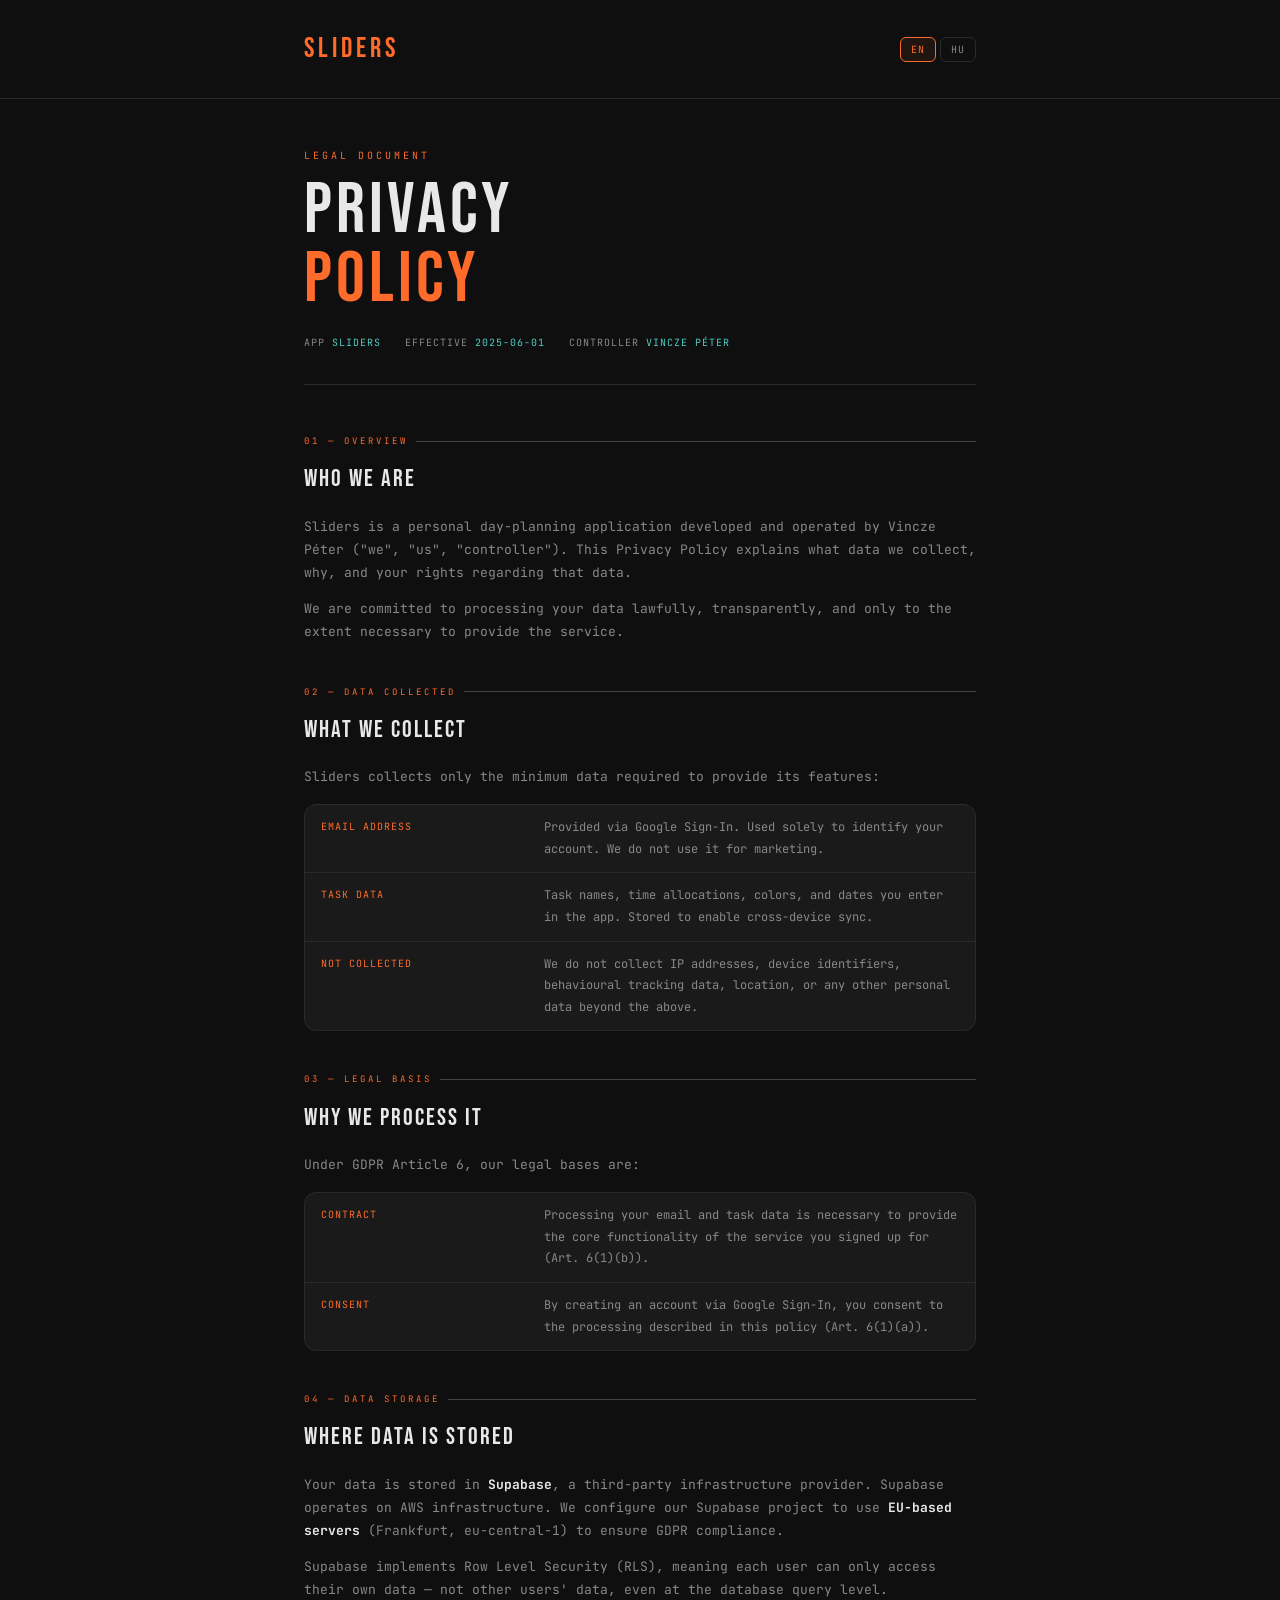
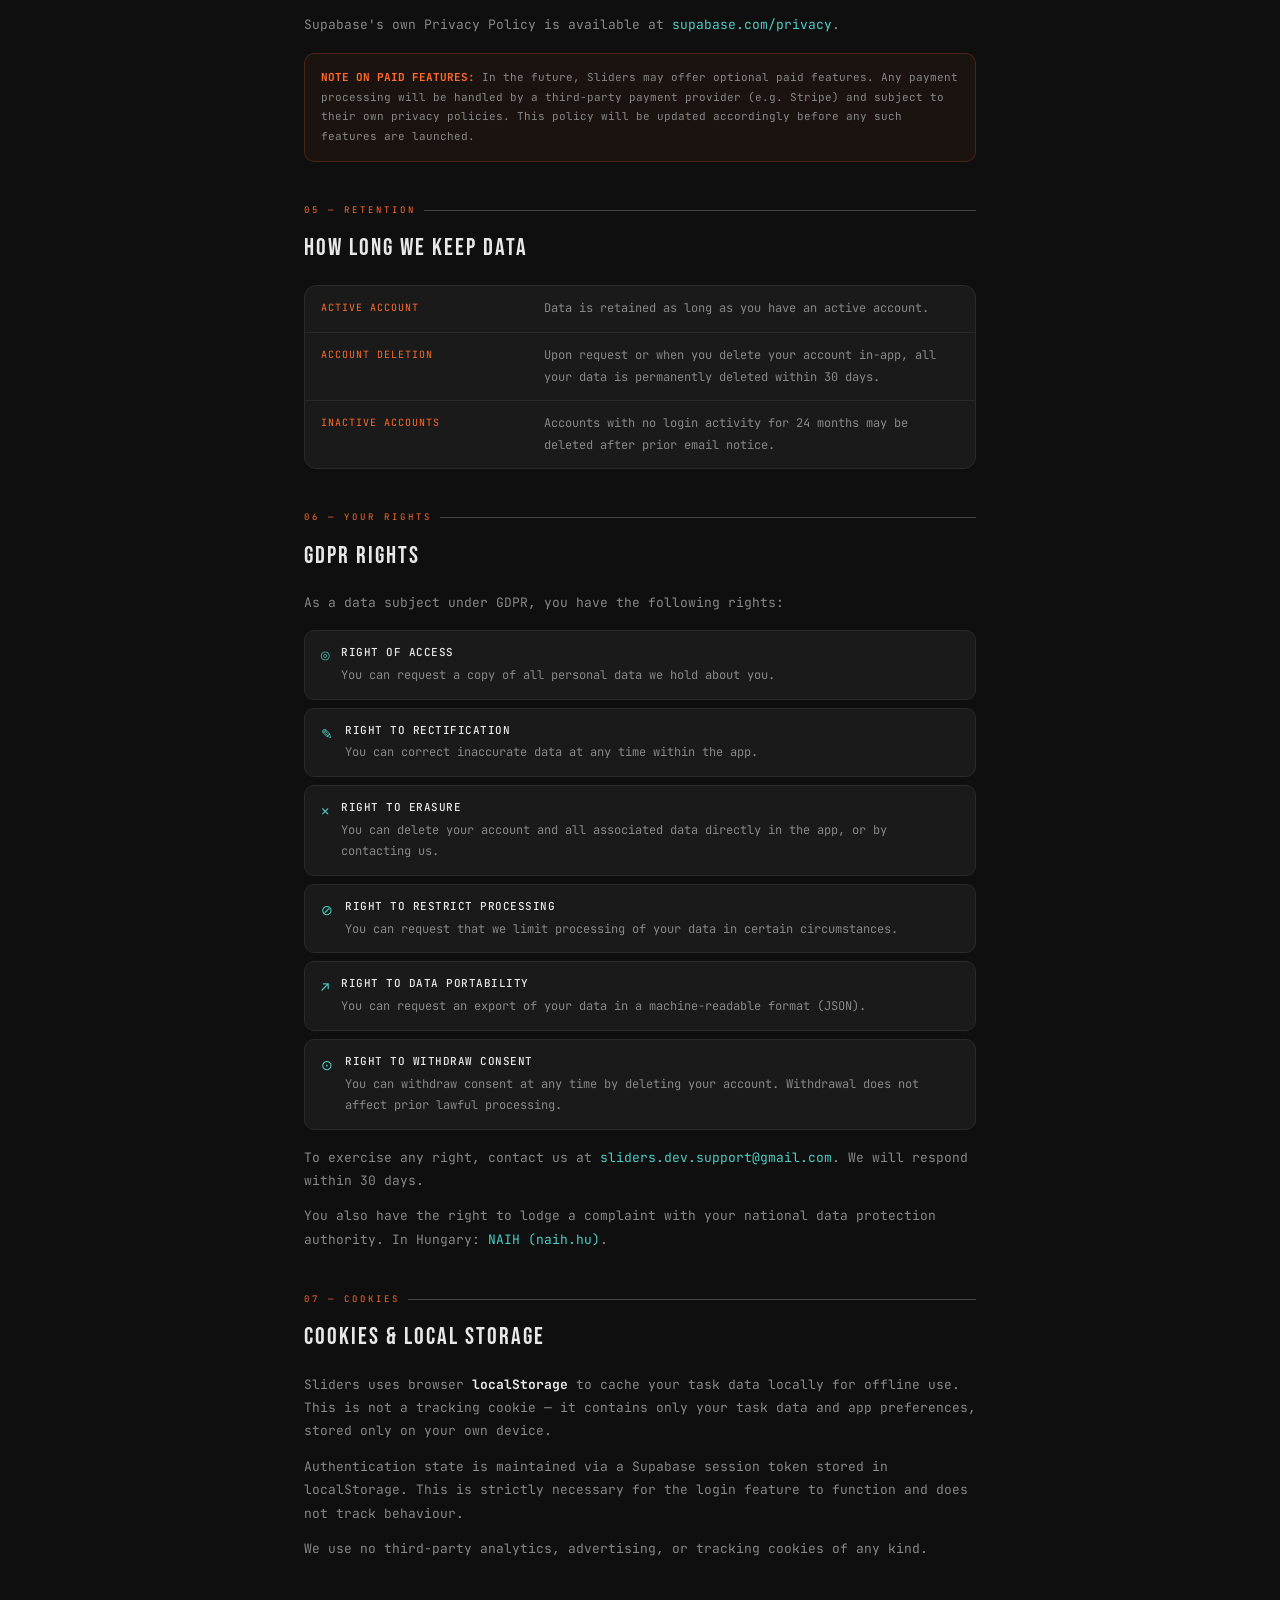
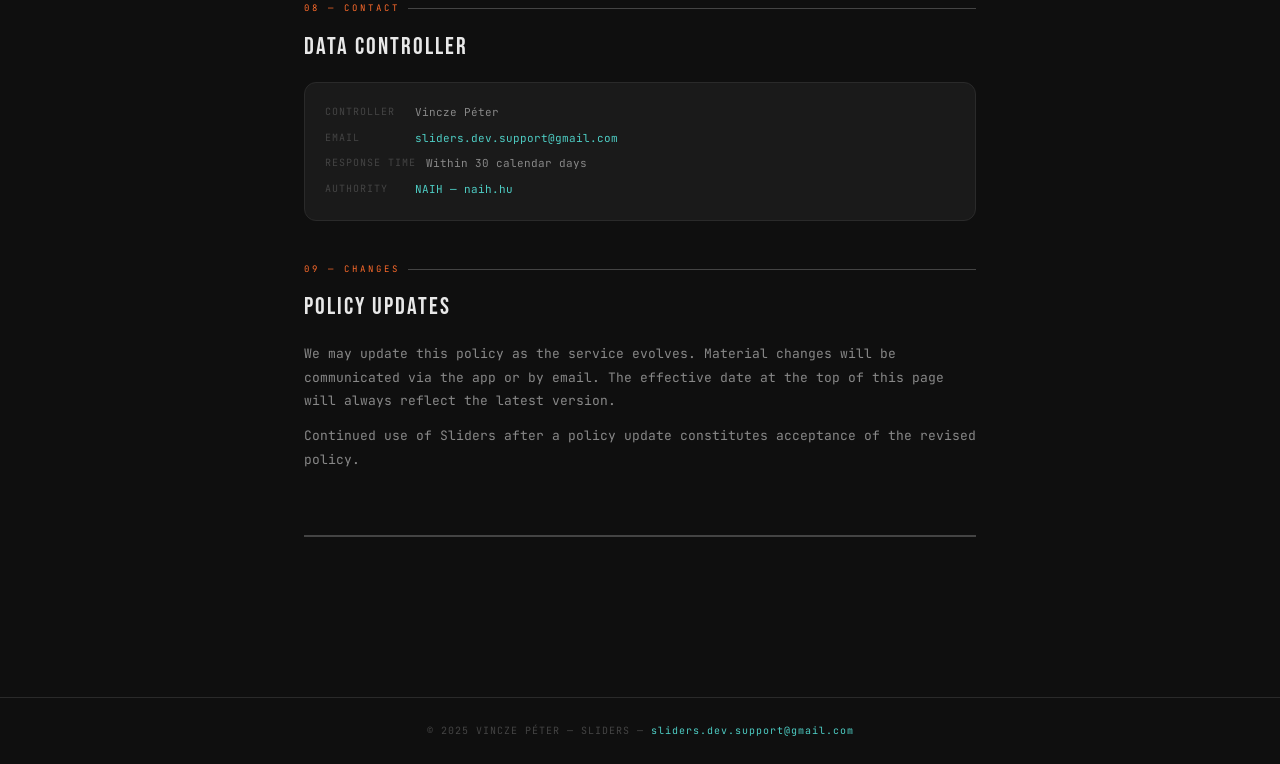
<file: privacy.html>
<!DOCTYPE html>
<html lang="en">
<head>
  <meta charset="UTF-8"/>
  <meta name="viewport" content="width=device-width, initial-scale=1.0"/>
  <title>Privacy Policy — Sliders</title>
  <link rel="preconnect" href="https://fonts.googleapis.com"/>
  <link href="https://fonts.googleapis.com/css2?family=Bebas+Neue&family=JetBrains+Mono:wght@300;400;500&display=swap" rel="stylesheet"/>
  <style>
    :root {
      --bg: #0f0f0f;
      --bg-card: #1a1a1a;
      --border: #2a2a2a;
      --orange: #FF6B2B;
      --teal: #4ECDC4;
      --text: #e8e8e8;
      --muted: #888;
      --faint: #444;
    }
    * { box-sizing: border-box; margin: 0; padding: 0; }
    body {
      background: var(--bg);
      color: var(--text);
      font-family: 'JetBrains Mono', monospace;
      font-size: 13px;
      line-height: 1.8;
      min-height: 100vh;
    }

    /* ── Header ── */
    header {
      border-bottom: 1px solid var(--border);
      padding: 24px 0;
      position: sticky;
      top: 0;
      background: var(--bg);
      z-index: 10;
    }
    .header-inner {
      max-width: 720px;
      margin: 0 auto;
      padding: 0 24px;
      display: flex;
      align-items: center;
      justify-content: space-between;
    }
    .logo {
      font-family: 'Bebas Neue', sans-serif;
      font-size: 28px;
      letter-spacing: 4px;
      color: var(--orange);
      text-decoration: none;
    }
    .lang-toggle {
      display: flex;
      gap: 4px;
    }
    .lang-btn {
      background: none;
      border: 1px solid var(--border);
      border-radius: 6px;
      padding: 5px 10px;
      color: var(--muted);
      font-family: 'JetBrains Mono', monospace;
      font-size: 10px;
      letter-spacing: 1px;
      cursor: pointer;
      transition: all 0.15s;
    }
    .lang-btn.active {
      border-color: var(--orange);
      color: var(--orange);
      background: #FF6B2B11;
    }

    /* ── Main ── */
    main {
      max-width: 720px;
      margin: 0 auto;
      padding: 48px 24px 96px;
    }

    /* ── Hero ── */
    .hero {
      margin-bottom: 48px;
      padding-bottom: 32px;
      border-bottom: 1px solid var(--border);
    }
    .hero-eyebrow {
      font-size: 10px;
      letter-spacing: 3px;
      color: var(--orange);
      margin-bottom: 12px;
    }
    .hero-title {
      font-family: 'Bebas Neue', sans-serif;
      font-size: clamp(42px, 8vw, 72px);
      letter-spacing: 4px;
      color: var(--text);
      line-height: 0.95;
      margin-bottom: 20px;
    }
    .hero-title span { color: var(--orange); }
    .hero-meta {
      display: flex;
      gap: 24px;
      flex-wrap: wrap;
    }
    .meta-item {
      font-size: 10px;
      letter-spacing: 1px;
      color: var(--muted);
    }
    .meta-item strong { color: var(--teal); font-weight: 400; }

    /* ── Section ── */
    section {
      margin-bottom: 40px;
    }
    .section-label {
      font-size: 9px;
      letter-spacing: 3px;
      color: var(--orange);
      margin-bottom: 8px;
      display: flex;
      align-items: center;
      gap: 8px;
    }
    .section-label::after {
      content: '';
      flex: 1;
      height: 1px;
      background: var(--faint);
    }
    h2 {
      font-family: 'Bebas Neue', sans-serif;
      font-size: 24px;
      letter-spacing: 2px;
      color: var(--text);
      margin-bottom: 14px;
      font-weight: 400;
    }
    p {
      color: var(--muted);
      margin-bottom: 12px;
    }
    p:last-child { margin-bottom: 0; }
    a { color: var(--teal); text-decoration: none; }
    a:hover { text-decoration: underline; }

    /* ── Data table ── */
    .data-table {
      background: var(--bg-card);
      border: 1px solid var(--border);
      border-radius: 12px;
      overflow: hidden;
      margin: 16px 0;
    }
    .data-row {
      display: grid;
      grid-template-columns: 1fr 2fr;
      border-bottom: 1px solid var(--border);
      padding: 12px 16px;
      gap: 16px;
      align-items: start;
    }
    .data-row:last-child { border-bottom: none; }
    .data-key {
      font-size: 10px;
      letter-spacing: 1px;
      color: var(--orange);
      padding-top: 1px;
    }
    .data-val {
      color: var(--muted);
      font-size: 12px;
    }

    /* ── Rights list ── */
    .rights-list {
      display: flex;
      flex-direction: column;
      gap: 8px;
      margin: 16px 0;
    }
    .right-item {
      background: var(--bg-card);
      border: 1px solid var(--border);
      border-radius: 10px;
      padding: 12px 16px;
      display: flex;
      gap: 12px;
      align-items: flex-start;
    }
    .right-icon {
      color: var(--teal);
      font-size: 14px;
      flex-shrink: 0;
      margin-top: 1px;
    }
    .right-text { font-size: 12px; color: var(--muted); }
    .right-text strong { color: var(--text); font-weight: 500; display: block; margin-bottom: 2px; font-size: 11px; letter-spacing: 0.5px; }

    /* ── Contact card ── */
    .contact-card {
      background: var(--bg-card);
      border: 1px solid var(--border);
      border-radius: 12px;
      padding: 20px;
      display: flex;
      flex-direction: column;
      gap: 6px;
    }
    .contact-line {
      font-size: 11px;
      color: var(--muted);
      display: flex;
      gap: 10px;
    }
    .contact-line span:first-child {
      color: var(--faint);
      font-size: 10px;
      letter-spacing: 1px;
      min-width: 80px;
    }

    /* ── Notice bar ── */
    .notice {
      background: #FF6B2B0d;
      border: 1px solid #FF6B2B33;
      border-radius: 10px;
      padding: 14px 16px;
      font-size: 11px;
      color: var(--muted);
      margin: 16px 0;
    }
    .notice strong { color: var(--orange); }

    /* ── Divider ── */
    .lang-divider {
      border: none;
      border-top: 2px solid var(--faint);
      margin: 64px 0;
      position: relative;
    }
    .lang-divider::after {
      content: 'MAGYAR / HUNGARIAN';
      position: absolute;
      top: -9px;
      left: 50%;
      transform: translateX(-50%);
      background: var(--bg);
      padding: 0 16px;
      font-size: 9px;
      letter-spacing: 3px;
      color: var(--teal);
      font-family: 'JetBrains Mono', monospace;
    }

    /* ── Footer ── */
    footer {
      border-top: 1px solid var(--border);
      padding: 24px;
      text-align: center;
      font-size: 10px;
      color: var(--faint);
      letter-spacing: 1px;
    }

    /* ── Lang sections ── */
    .lang-section { display: block; }
    .lang-section.hidden { display: none; }

    @media (max-width: 600px) {
      .data-row { grid-template-columns: 1fr; gap: 4px; }
      .hero-meta { gap: 16px; }
    }
  </style>
</head>
<body>

<header>
  <div class="header-inner">
    <a href="/" class="logo">SLIDERS</a>
    <div class="lang-toggle">
      <button class="lang-btn active" onclick="setLang('en')" id="btn-en">EN</button>
      <button class="lang-btn" onclick="setLang('hu')" id="btn-hu">HU</button>
    </div>
  </div>
</header>

<main>

  <!-- ══════════════════════════════════════════════ -->
  <!-- ENGLISH -->
  <!-- ══════════════════════════════════════════════ -->

  <div class="lang-section" id="lang-en">

    <div class="hero">
      <div class="hero-eyebrow">LEGAL DOCUMENT</div>
      <div class="hero-title">PRIVACY<br><span>POLICY</span></div>
      <div class="hero-meta">
        <div class="meta-item">APP <strong>SLIDERS</strong></div>
        <div class="meta-item">EFFECTIVE <strong>2025-06-01</strong></div>
        <div class="meta-item">CONTROLLER <strong>VINCZE PÉTER</strong></div>
      </div>
    </div>

    <section>
      <div class="section-label">01 — OVERVIEW</div>
      <h2>WHO WE ARE</h2>
      <p>Sliders is a personal day-planning application developed and operated by Vincze Péter ("we", "us", "controller"). This Privacy Policy explains what data we collect, why, and your rights regarding that data.</p>
      <p>We are committed to processing your data lawfully, transparently, and only to the extent necessary to provide the service.</p>
    </section>

    <section>
      <div class="section-label">02 — DATA COLLECTED</div>
      <h2>WHAT WE COLLECT</h2>
      <p>Sliders collects only the minimum data required to provide its features:</p>
      <div class="data-table">
        <div class="data-row">
          <div class="data-key">EMAIL ADDRESS</div>
          <div class="data-val">Provided via Google Sign-In. Used solely to identify your account. We do not use it for marketing.</div>
        </div>
        <div class="data-row">
          <div class="data-key">TASK DATA</div>
          <div class="data-val">Task names, time allocations, colors, and dates you enter in the app. Stored to enable cross-device sync.</div>
        </div>
        <div class="data-row">
          <div class="data-key">NOT COLLECTED</div>
          <div class="data-val">We do not collect IP addresses, device identifiers, behavioural tracking data, location, or any other personal data beyond the above.</div>
        </div>
      </div>
    </section>

    <section>
      <div class="section-label">03 — LEGAL BASIS</div>
      <h2>WHY WE PROCESS IT</h2>
      <p>Under GDPR Article 6, our legal bases are:</p>
      <div class="data-table">
        <div class="data-row">
          <div class="data-key">CONTRACT</div>
          <div class="data-val">Processing your email and task data is necessary to provide the core functionality of the service you signed up for (Art. 6(1)(b)).</div>
        </div>
        <div class="data-row">
          <div class="data-key">CONSENT</div>
          <div class="data-val">By creating an account via Google Sign-In, you consent to the processing described in this policy (Art. 6(1)(a)).</div>
        </div>
      </div>
    </section>

    <section>
      <div class="section-label">04 — DATA STORAGE</div>
      <h2>WHERE DATA IS STORED</h2>
      <p>Your data is stored in <strong style="color:#e8e8e8">Supabase</strong>, a third-party infrastructure provider. Supabase operates on AWS infrastructure. We configure our Supabase project to use <strong style="color:#e8e8e8">EU-based servers</strong> (Frankfurt, eu-central-1) to ensure GDPR compliance.</p>
      <p>Supabase implements Row Level Security (RLS), meaning each user can only access their own data — not other users' data, even at the database query level.</p>
      <p>Supabase's own Privacy Policy is available at <a href="https://supabase.com/privacy" target="_blank">supabase.com/privacy</a>.</p>
      <div class="notice">
        <strong>NOTE ON PAID FEATURES:</strong> In the future, Sliders may offer optional paid features. Any payment processing will be handled by a third-party payment provider (e.g. Stripe) and subject to their own privacy policies. This policy will be updated accordingly before any such features are launched.
      </div>
    </section>

    <section>
      <div class="section-label">05 — RETENTION</div>
      <h2>HOW LONG WE KEEP DATA</h2>
      <div class="data-table">
        <div class="data-row">
          <div class="data-key">ACTIVE ACCOUNT</div>
          <div class="data-val">Data is retained as long as you have an active account.</div>
        </div>
        <div class="data-row">
          <div class="data-key">ACCOUNT DELETION</div>
          <div class="data-val">Upon request or when you delete your account in-app, all your data is permanently deleted within 30 days.</div>
        </div>
        <div class="data-row">
          <div class="data-key">INACTIVE ACCOUNTS</div>
          <div class="data-val">Accounts with no login activity for 24 months may be deleted after prior email notice.</div>
        </div>
      </div>
    </section>

    <section>
      <div class="section-label">06 — YOUR RIGHTS</div>
      <h2>GDPR RIGHTS</h2>
      <p>As a data subject under GDPR, you have the following rights:</p>
      <div class="rights-list">
        <div class="right-item">
          <div class="right-icon">◎</div>
          <div class="right-text"><strong>RIGHT OF ACCESS</strong>You can request a copy of all personal data we hold about you.</div>
        </div>
        <div class="right-item">
          <div class="right-icon">✎</div>
          <div class="right-text"><strong>RIGHT TO RECTIFICATION</strong>You can correct inaccurate data at any time within the app.</div>
        </div>
        <div class="right-item">
          <div class="right-icon">✕</div>
          <div class="right-text"><strong>RIGHT TO ERASURE</strong>You can delete your account and all associated data directly in the app, or by contacting us.</div>
        </div>
        <div class="right-item">
          <div class="right-icon">⊘</div>
          <div class="right-text"><strong>RIGHT TO RESTRICT PROCESSING</strong>You can request that we limit processing of your data in certain circumstances.</div>
        </div>
        <div class="right-item">
          <div class="right-icon">↗</div>
          <div class="right-text"><strong>RIGHT TO DATA PORTABILITY</strong>You can request an export of your data in a machine-readable format (JSON).</div>
        </div>
        <div class="right-item">
          <div class="right-icon">⊙</div>
          <div class="right-text"><strong>RIGHT TO WITHDRAW CONSENT</strong>You can withdraw consent at any time by deleting your account. Withdrawal does not affect prior lawful processing.</div>
        </div>
      </div>
      <p>To exercise any right, contact us at <a href="mailto:sliders.dev.support@gmail.com">sliders.dev.support@gmail.com</a>. We will respond within 30 days.</p>
      <p>You also have the right to lodge a complaint with your national data protection authority. In Hungary: <a href="https://naih.hu" target="_blank">NAIH (naih.hu)</a>.</p>
    </section>

    <section>
      <div class="section-label">07 — COOKIES</div>
      <h2>COOKIES &amp; LOCAL STORAGE</h2>
      <p>Sliders uses browser <strong style="color:#e8e8e8">localStorage</strong> to cache your task data locally for offline use. This is not a tracking cookie — it contains only your task data and app preferences, stored only on your own device.</p>
      <p>Authentication state is maintained via a Supabase session token stored in localStorage. This is strictly necessary for the login feature to function and does not track behaviour.</p>
      <p>We use no third-party analytics, advertising, or tracking cookies of any kind.</p>
    </section>

    <section>
      <div class="section-label">08 — CONTACT</div>
      <h2>DATA CONTROLLER</h2>
      <div class="contact-card">
        <div class="contact-line"><span>CONTROLLER</span> Vincze Péter</div>
        <div class="contact-line"><span>EMAIL</span> <a href="mailto:sliders.dev.support@gmail.com">sliders.dev.support@gmail.com</a></div>
        <div class="contact-line"><span>RESPONSE TIME</span> Within 30 calendar days</div>
        <div class="contact-line"><span>AUTHORITY</span> <a href="https://naih.hu" target="_blank">NAIH — naih.hu</a></div>
      </div>
    </section>

    <section>
      <div class="section-label">09 — CHANGES</div>
      <h2>POLICY UPDATES</h2>
      <p>We may update this policy as the service evolves. Material changes will be communicated via the app or by email. The effective date at the top of this page will always reflect the latest version.</p>
      <p>Continued use of Sliders after a policy update constitutes acceptance of the revised policy.</p>
    </section>

  </div><!-- /lang-en -->

  <hr class="lang-divider"/>

  <!-- ══════════════════════════════════════════════ -->
  <!-- HUNGARIAN -->
  <!-- ══════════════════════════════════════════════ -->

  <div class="lang-section hidden" id="lang-hu">

    <div class="hero">
      <div class="hero-eyebrow">JOGI DOKUMENTUM</div>
      <div class="hero-title">ADATVÉDELMI<br><span>TÁJÉKOZTATÓ</span></div>
      <div class="hero-meta">
        <div class="meta-item">ALKALMAZÁS <strong>SLIDERS</strong></div>
        <div class="meta-item">HATÁLYOS <strong>2025-06-01</strong></div>
        <div class="meta-item">ADATKEZELŐ <strong>VINCZE PÉTER</strong></div>
      </div>
    </div>

    <section>
      <div class="section-label">01 — BEVEZETŐ</div>
      <h2>KIK VAGYUNK</h2>
      <p>A Sliders egy személyes naptervező alkalmazás, amelyet Vincze Péter („mi", „adatkezelő") fejleszt és üzemeltet. Ez az adatvédelmi tájékoztató bemutatja, hogy milyen adatokat gyűjtünk, miért, és milyen jogok illetik meg Önt ezekkel kapcsolatban.</p>
      <p>Elkötelezettek vagyunk amellett, hogy adatait jogszerűen, átláthatóan és csak a szolgáltatás nyújtásához szükséges mértékben kezeljük.</p>
    </section>

    <section>
      <div class="section-label">02 — GYŰJTÖTT ADATOK</div>
      <h2>MIT GYŰJTÜNK</h2>
      <p>A Sliders kizárólag a funkciók működéséhez minimálisan szükséges adatokat gyűjti:</p>
      <div class="data-table">
        <div class="data-row">
          <div class="data-key">E-MAIL CÍM</div>
          <div class="data-val">A Google bejelentkezés során kerül megadásra. Kizárólag a fiók azonosítására szolgál. Marketingcélokra nem használjuk.</div>
        </div>
        <div class="data-row">
          <div class="data-key">FELADAT ADATOK</div>
          <div class="data-val">Az alkalmazásban rögzített feladatnevek, időbeosztások, színek és dátumok. Az eszközök közötti szinkronizáció érdekében kerülnek tárolásra.</div>
        </div>
        <div class="data-row">
          <div class="data-key">NEM GYŰJTÜNK</div>
          <div class="data-val">Nem gyűjtünk IP-címet, eszközazonosítókat, viselkedési adatokat, helyadatokat vagy más személyes adatokat a fentieken kívül.</div>
        </div>
      </div>
    </section>

    <section>
      <div class="section-label">03 — JOGALAP</div>
      <h2>AZ ADATKEZELÉS JOGALAPJA</h2>
      <p>A GDPR 6. cikke alapján az adatkezelés jogalapjai:</p>
      <div class="data-table">
        <div class="data-row">
          <div class="data-key">SZERZŐDÉS</div>
          <div class="data-val">Az e-mail cím és feladatadatok kezelése szükséges a regisztrált szolgáltatás alapfunkcióinak nyújtásához (6. cikk (1) b) pont).</div>
        </div>
        <div class="data-row">
          <div class="data-key">HOZZÁJÁRULÁS</div>
          <div class="data-val">A Google bejelentkezéssel történő fiók létrehozással Ön hozzájárul a jelen tájékoztatóban leírt adatkezeléshez (6. cikk (1) a) pont).</div>
        </div>
      </div>
    </section>

    <section>
      <div class="section-label">04 — ADATTÁROLÁS</div>
      <h2>HOL TÁROLJUK AZ ADATOKAT</h2>
      <p>Az adatok a <strong style="color:#e8e8e8">Supabase</strong> harmadik fél infrastruktúra-szolgáltatónál kerülnek tárolásra, AWS infrastruktúrán. A Supabase projektünket <strong style="color:#e8e8e8">EU-s szervereken</strong> (Frankfurt, eu-central-1) üzemeltetjük a GDPR-megfelelőség biztosítása érdekében.</p>
      <p>A Supabase sorszintű biztonsági megoldást (Row Level Security) alkalmaz, ami azt jelenti, hogy minden felhasználó csak a saját adatait érheti el — más felhasználók adatai az adatbázis-lekérdezések szintjén is hozzáférhetetlenek.</p>
      <p>A Supabase adatvédelmi tájékoztatója elérhető: <a href="https://supabase.com/privacy" target="_blank">supabase.com/privacy</a></p>
      <div class="notice">
        <strong>MEGJEGYZÉS A FIZETŐS FUNKCIÓKRÓL:</strong> A jövőben a Sliders opcionális fizetős funkciókat kínálhat. A fizetések feldolgozását egy harmadik fél fizetési szolgáltató (pl. Stripe) végzi majd, saját adatvédelmi szabályzatuk szerint. Ezt a tájékoztatót az ilyen funkciók bevezetése előtt frissítjük.
      </div>
    </section>

    <section>
      <div class="section-label">05 — MEGŐRZÉSI IDŐ</div>
      <h2>MENNYI IDEIG TÁROLJUK</h2>
      <div class="data-table">
        <div class="data-row">
          <div class="data-key">AKTÍV FIÓK</div>
          <div class="data-val">Az adatokat a fiók aktív fennállásáig megőrizzük.</div>
        </div>
        <div class="data-row">
          <div class="data-key">FIÓKTÖRLÉS</div>
          <div class="data-val">Kérésre vagy az alkalmazáson belüli fióktörlés esetén az összes adat 30 napon belül véglegesen törlésre kerül.</div>
        </div>
        <div class="data-row">
          <div class="data-key">INAKTÍV FIÓKOK</div>
          <div class="data-val">A 24 hónapja inaktív fiókokat előzetes e-mailes értesítés után törölhetjük.</div>
        </div>
      </div>
    </section>

    <section>
      <div class="section-label">06 — AZ ÖN JOGAI</div>
      <h2>GDPR JOGOK</h2>
      <p>Az érintettként a GDPR alapján az alábbi jogok illetik meg:</p>
      <div class="rights-list">
        <div class="right-item">
          <div class="right-icon">◎</div>
          <div class="right-text"><strong>HOZZÁFÉRÉSI JOG</strong>Kérheti az általunk tárolt személyes adatainak másolatát.</div>
        </div>
        <div class="right-item">
          <div class="right-icon">✎</div>
          <div class="right-text"><strong>HELYESBÍTÉSI JOG</strong>A pontatlan adatokat bármikor kijavíthatja az alkalmazásban.</div>
        </div>
        <div class="right-item">
          <div class="right-icon">✕</div>
          <div class="right-text"><strong>TÖRLÉSI JOG (ELFELEDTETÉS JOGA)</strong>Fiókját és az összes kapcsolódó adatot közvetlenül az alkalmazásban vagy megkeresés útján törölheti.</div>
        </div>
        <div class="right-item">
          <div class="right-icon">⊘</div>
          <div class="right-text"><strong>AZ ADATKEZELÉS KORLÁTOZÁSÁHOZ VALÓ JOG</strong>Kérheti, hogy bizonyos esetekben korlátozzuk adatai kezelését.</div>
        </div>
        <div class="right-item">
          <div class="right-icon">↗</div>
          <div class="right-text"><strong>ADATHORDOZHATÓSÁGHOZ VALÓ JOG</strong>Kérheti adatainak géppel olvasható formátumban (JSON) való kiadását.</div>
        </div>
        <div class="right-item">
          <div class="right-icon">⊙</div>
          <div class="right-text"><strong>HOZZÁJÁRULÁS VISSZAVONÁSÁNAK JOGA</strong>Hozzájárulását bármikor visszavonhatja a fiók törlésével. A visszavonás nem érinti a korábbi jogszerű adatkezelést.</div>
        </div>
      </div>
      <p>Jogai gyakorlásához kérjük, keressen minket: <a href="mailto:sliders.dev.support@gmail.com">sliders.dev.support@gmail.com</a>. 30 napon belül válaszolunk.</p>
      <p>Panasszal fordulhat a Nemzeti Adatvédelmi és Információszabadság Hatósághoz (NAIH): <a href="https://naih.hu" target="_blank">naih.hu</a></p>
    </section>

    <section>
      <div class="section-label">07 — SÜTIK</div>
      <h2>SÜTIK ÉS HELYI TÁROLÁS</h2>
      <p>A Sliders böngészői <strong style="color:#e8e8e8">localStorage</strong>-t használ a feladatadatok helyi gyorsítótárazásához, az offline működés érdekében. Ez nem nyomkövetési süti — kizárólag az Ön feladatadatait és alkalmazásbeállításait tartalmazza, és csak az Ön saját eszközén kerül tárolásra.</p>
      <p>A hitelesítési állapotot egy Supabase munkamenet-token tartja fenn a localStorage-ban. Ez kizárólag a bejelentkezési funkció működéséhez szükséges, viselkedési adatokat nem rögzít.</p>
      <p>Harmadik fél analitikai, reklám- vagy nyomkövetési sütiket nem alkalmazunk.</p>
    </section>

    <section>
      <div class="section-label">08 — KAPCSOLAT</div>
      <h2>ADATKEZELŐ</h2>
      <div class="contact-card">
        <div class="contact-line"><span>ADATKEZELŐ</span> Vincze Péter</div>
        <div class="contact-line"><span>E-MAIL</span> <a href="mailto:sliders.dev.support@gmail.com">sliders.dev.support@gmail.com</a></div>
        <div class="contact-line"><span>VÁLASZIDŐ</span> 30 naptári napon belül</div>
        <div class="contact-line"><span>HATÓSÁG</span> <a href="https://naih.hu" target="_blank">NAIH — naih.hu</a></div>
      </div>
    </section>

    <section>
      <div class="section-label">09 — MÓDOSÍTÁSOK</div>
      <h2>TÁJÉKOZTATÓ FRISSÍTÉSE</h2>
      <p>A tájékoztatót a szolgáltatás fejlődésével párhuzamosan frissíthetjük. Lényeges változásokról az alkalmazáson belül vagy e-mailben értesítjük. Az oldal tetején feltüntetett hatályba lépési dátum mindig a legfrissebb verziót jelzi.</p>
      <p>A frissítés utáni folyamatos használat a módosított tájékoztató elfogadását jelenti.</p>
    </section>

  </div><!-- /lang-hu -->

</main>

<footer>
  © 2025 VINCZE PÉTER — SLIDERS — <a href="mailto:sliders.dev.support@gmail.com">sliders.dev.support@gmail.com</a>
</footer>

<script>
  function setLang(lang) {
    document.getElementById('lang-en').classList.toggle('hidden', lang !== 'en');
    document.getElementById('lang-hu').classList.toggle('hidden', lang !== 'hu');
    document.getElementById('btn-en').classList.toggle('active', lang === 'en');
    document.getElementById('btn-hu').classList.toggle('active', lang === 'hu');
    // Show divider only when both visible (never for toggle UI)
  }
  // Auto-detect Hungarian browser
  if (navigator.language?.startsWith('hu')) setLang('hu');
</script>

</body>
</html>
</file>
